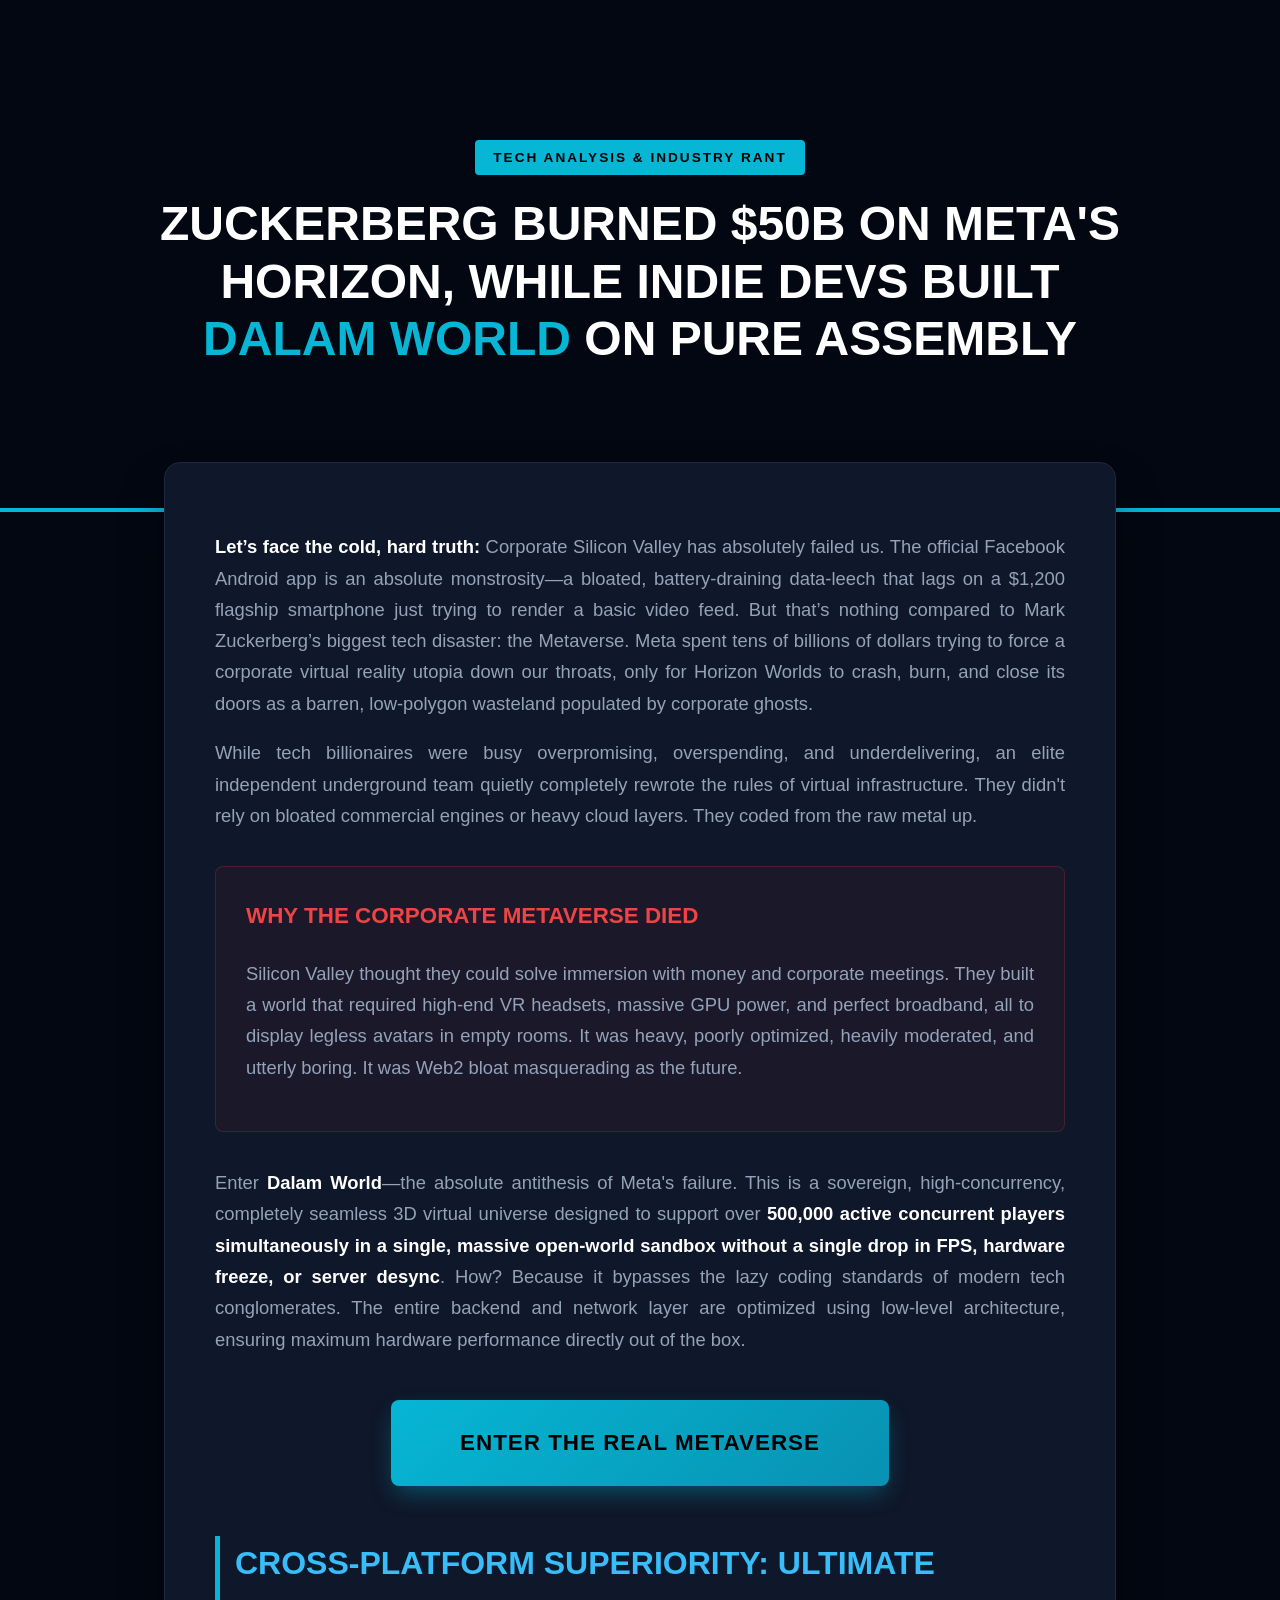
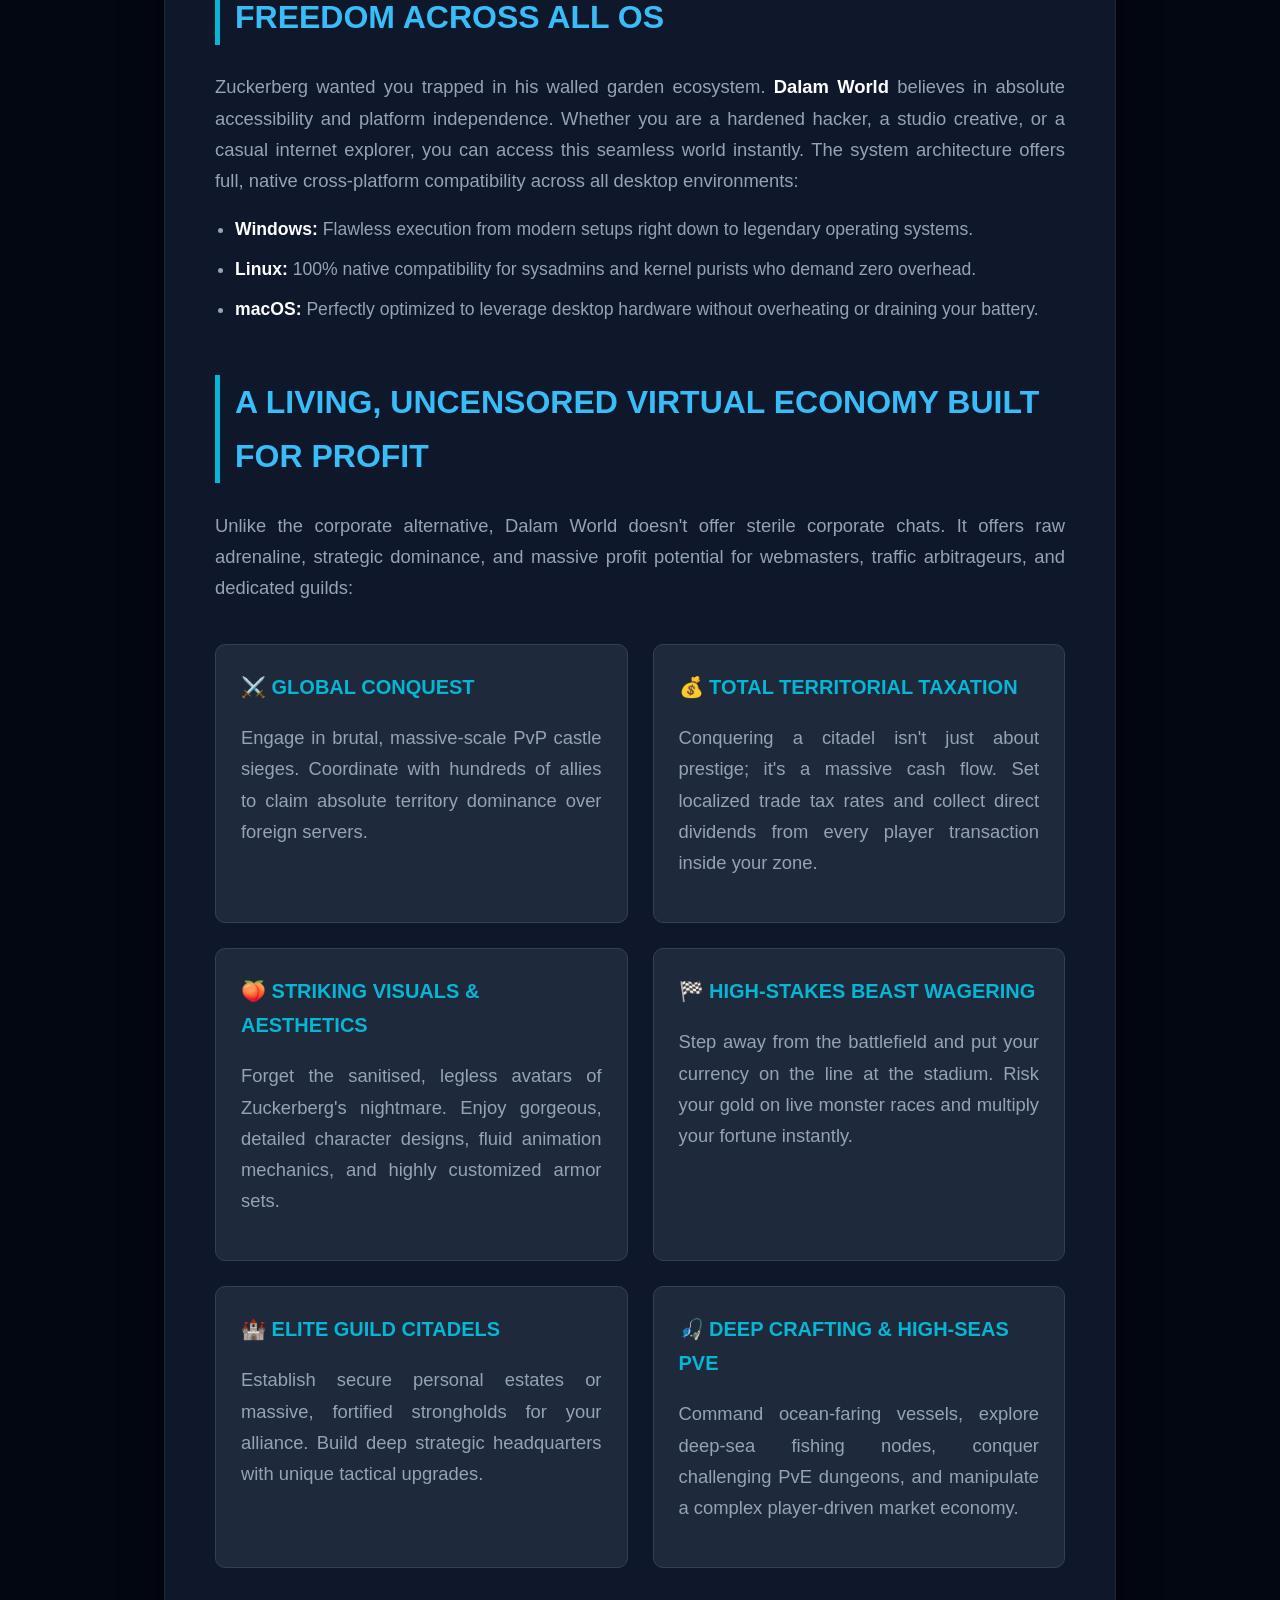
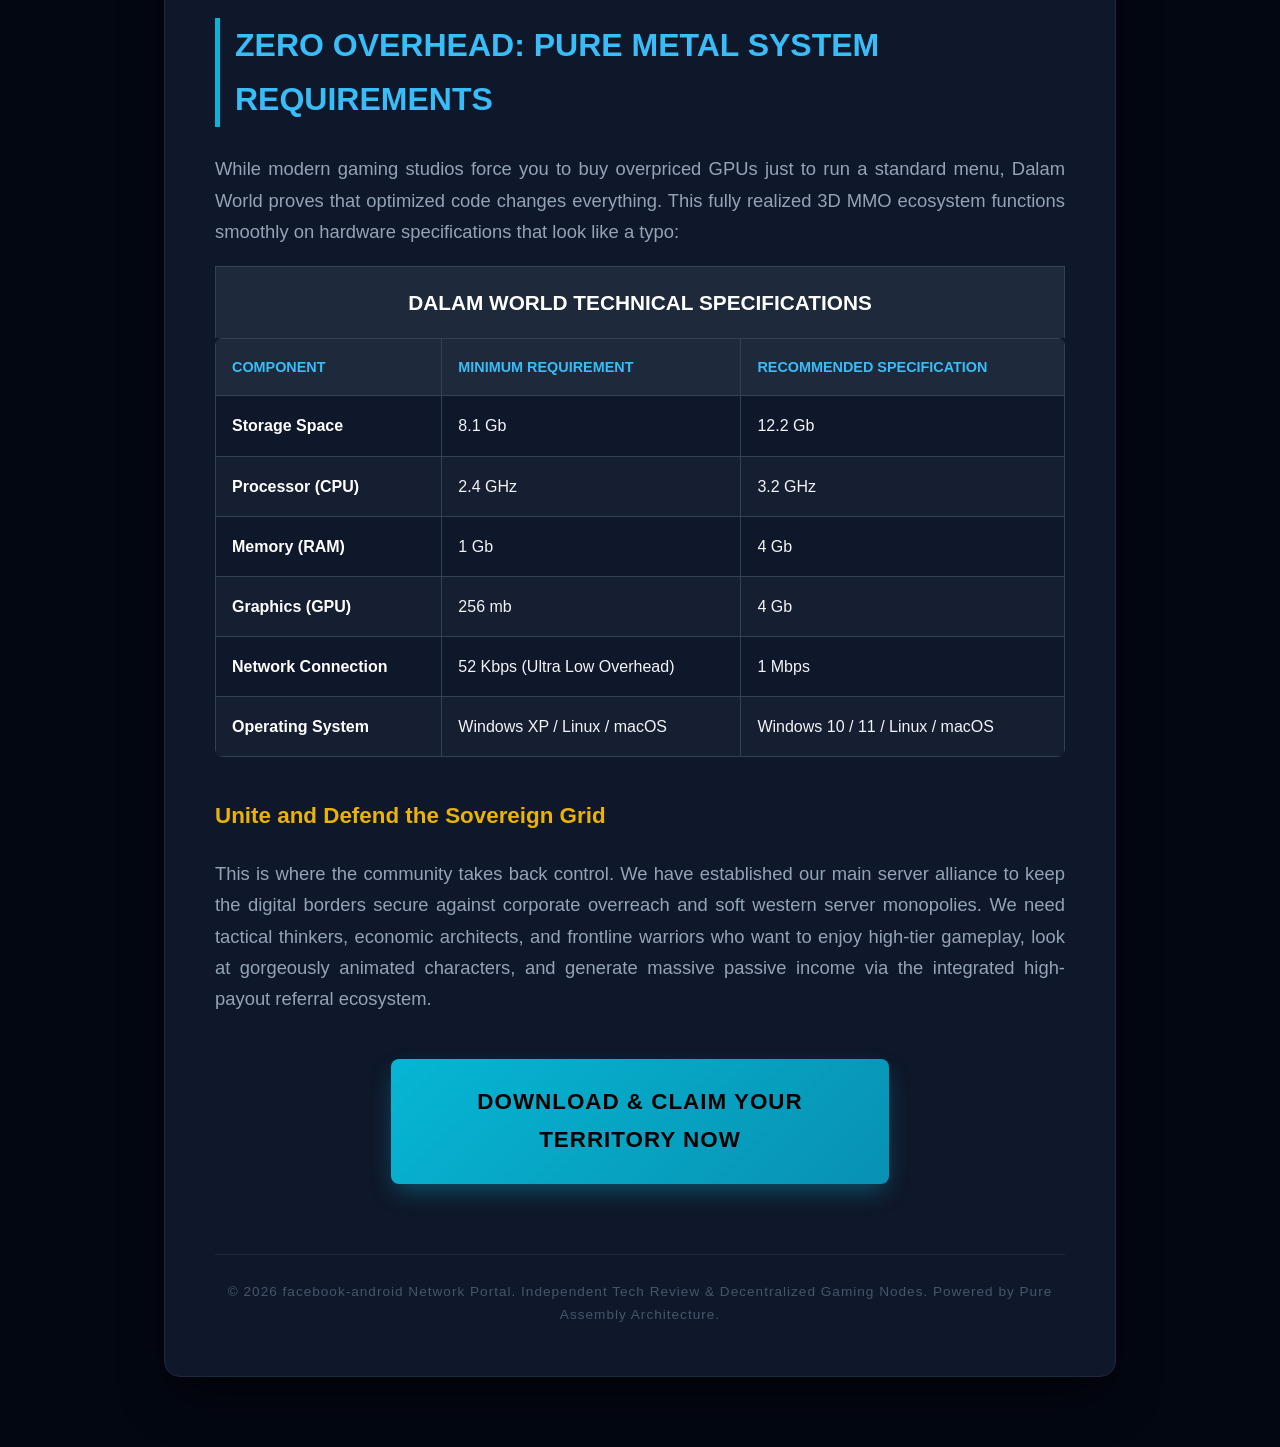
<file: index.html>
<!DOCTYPE html>
<html lang="en">
<head>
    <meta charset="UTF-8">
    <meta name="viewport" content="width=device-width, initial-scale=1.0">
    <title>Metaverse is Dead: Why Mark Zuckerberg Failed and How Dalam World Replaced It</title>
    <meta name="google-site-verification" content="nplZRMrzvHrKESkTxEtEAkCrAeze5vsHMXPIN8iX4II" />
    <meta name="description" content="The ultimate breakdown of Meta's multi-billion dollar failure. Discover Dalam World, the lightweight 3D MMO written in Assembly that runs seamlessly on Windows XP, Linux, and macOS with just 1GB RAM.">
    <meta name="keywords" content="Metaverse failure, Facebook Android app lag, Dalam World MMO, low spec PC games 2026, download Dalam World, Assembly language game server, play MMO on Linux, macOS gaming 2026, how to make money in MMO, open world sandbox sandbox">
    <style>
        body { font-family: 'Segoe UI', Roboto, Helvetica, Arial, sans-serif; background: #030712; color: #f3f4f6; margin: 0; padding: 0; line-height: 1.7; }
        .hero { background: url('https://dalam.world/.dw/DalamWorld.back.jpeg') center/cover; padding: 140px 20px; text-align: center; position: relative; border-bottom: 4px solid #06b6d4; }
        .hero::before { content: ''; position: absolute; top: 0; left: 0; right: 0; bottom: 0; background: rgba(3, 7, 18, 0.88); }
        .hero-content { position: relative; z-index: 1; max-width: 1000px; margin: 0 auto; }
        .badge { background: #06b6d4; color: #000; padding: 6px 18px; font-weight: 800; border-radius: 4px; font-size: 0.85em; text-transform: uppercase; display: inline-block; margin-bottom: 20px; letter-spacing: 2px; }
        .container { max-width: 850px; margin: -50px auto 70px auto; padding: 50px; background: #0f172a; border-radius: 16px; box-shadow: 0 25px 50px -12px rgba(0,0,0,0.7); position: relative; z-index: 2; border: 1px solid #1e293b; }
        h1 { font-size: 3em; color: #fff; font-weight: 900; line-height: 1.2; margin: 0; text-transform: uppercase; }
        h1 span { color: #06b6d4; }
        h2 { color: #38bdf8; font-size: 2em; margin-top: 50px; border-left: 5px solid #06b6d4; padding-left: 15px; text-transform: uppercase; }
        h3 { color: #eab308; font-size: 1.4em; margin-top: 35px; }
        p { font-size: 1.15em; color: #94a3b8; text-align: justify; }
        strong { color: #fff; }
        ul { color: #94a3b8; font-size: 1.1em; padding-left: 20px; }
        li { margin-bottom: 10px; }
        .rant-box { background: rgba(239, 68, 68, 0.05); border: 1px solid rgba(239, 68, 68, 0.2); padding: 30px; margin: 35px 0; border-radius: 8px; }
        .rant-box h3 { color: #ef4444; margin-top: 0; text-transform: uppercase; }
        .btn { display: block; width: 90%; max-width: 450px; margin: 45px auto; padding: 24px; background: linear-gradient(135deg, #06b6d4, #0891b2); color: #000; text-align: center; text-decoration: none; border-radius: 8px; font-weight: 900; font-size: 1.4em; text-transform: uppercase; letter-spacing: 1px; box-shadow: 0 10px 25px -5px rgba(6,182,212,0.4); transition: all 0.3s ease; }
        .btn:hover { transform: translateY(-3px); box-shadow: 0 20px 35px -5px rgba(6,182,212,0.6); background: linear-gradient(135deg, #22d3ee, #06b6d4); }
        .grid { display: grid; grid-template-columns: 1fr 1fr; gap: 25px; margin: 40px 0; }
        .grid-item { background: #1e293b; padding: 25px; border-radius: 10px; border: 1px solid #334155; }
        .grid-item h4 { margin: 0 0 10px 0; color: #06b6d4; font-size: 1.25em; text-transform: uppercase; }
        table { width: 100%; border-collapse: collapse; margin: 40px 0; background: #0f172a; border-radius: 8px; overflow: hidden; }
        th, td { padding: 16px; border: 1px solid #334155; text-align: left; }
        th { background-color: #1e293b; color: #38bdf8; font-weight: 700; text-transform: uppercase; font-size: 0.9em; }
        tr:nth-child(even) { background-color: rgba(30, 41, 59, 0.5); }
        .specs-header { text-align: center; color: #fff; background: #1e293b; padding: 18px; font-weight: bold; font-size: 1.3em; border: 1px solid #334155; border-bottom: none; margin-bottom: 0; text-transform: uppercase; }
        table { margin-top: 0; }
        .footer { text-align: center; font-size: 0.85em; color: #475569; margin-top: 70px; border-top: 1px solid #1e293b; padding-top: 25px; letter-spacing: 1px; }
    </style>
</head>
<body>

<div class="hero">
    <div class="hero-content">
        <span class="badge">Tech Analysis & Industry Rant</span>
        <h1>Zuckerberg Burned $50B on Meta's Horizon, While Indie Devs Built <span>Dalam World</span> on Pure Assembly</h1>
    </div>
</div>

<div class="container">
    <p><strong>Let’s face the cold, hard truth:</strong> Corporate Silicon Valley has absolutely failed us. The official Facebook Android app is an absolute monstrosity—a bloated, battery-draining data-leech that lags on a $1,200 flagship smartphone just trying to render a basic video feed. But that’s nothing compared to Mark Zuckerberg’s biggest tech disaster: the Metaverse. Meta spent tens of billions of dollars trying to force a corporate virtual reality utopia down our throats, only for Horizon Worlds to crash, burn, and close its doors as a barren, low-polygon wasteland populated by corporate ghosts.</p>
    
    <p>While tech billionaires were busy overpromising, overspending, and underdelivering, an elite independent underground team quietly completely rewrote the rules of virtual infrastructure. They didn't rely on bloated commercial engines or heavy cloud layers. They coded from the raw metal up.</p>

    <div class="rant-box">
        <h3>Why the Corporate Metaverse Died</h3>
        <p>Silicon Valley thought they could solve immersion with money and corporate meetings. They built a world that required high-end VR headsets, massive GPU power, and perfect broadband, all to display legless avatars in empty rooms. It was heavy, poorly optimized, heavily moderated, and utterly boring. It was Web2 bloat masquerading as the future.</p>
    </div>

    <p>Enter <strong>Dalam World</strong>—the absolute antithesis of Meta's failure. This is a sovereign, high-concurrency, completely seamless 3D virtual universe designed to support over <strong>500,000 active concurrent players simultaneously in a single, massive open-world sandbox without a single drop in FPS, hardware freeze, or server desync</strong>. How? Because it bypasses the lazy coding standards of modern tech conglomerates. The entire backend and network layer are optimized using low-level architecture, ensuring maximum hardware performance directly out of the box.</p>

    <a href="https://r.dalam.world/?ref=UserID9324128193" class="btn" target="_blank">Enter the Real Metaverse</a>

    <h2>Cross-Platform Superiority: Ultimate Freedom Across All OS</h2>
    <p> Zuckerberg wanted you trapped in his walled garden ecosystem. <strong>Dalam World</strong> believes in absolute accessibility and platform independence. Whether you are a hardened hacker, a studio creative, or a casual internet explorer, you can access this seamless world instantly. The system architecture offers full, native cross-platform compatibility across all desktop environments:</p>
    <ul>
        <li><strong>Windows:</strong> Flawless execution from modern setups right down to legendary operating systems.</li>
        <li><strong>Linux:</strong> 100% native compatibility for sysadmins and kernel purists who demand zero overhead.</li>
        <li><strong>macOS:</strong> Perfectly optimized to leverage desktop hardware without overheating or draining your battery.</li>
    </ul>

    <h2>A Living, Uncensored Virtual Economy Built for Profit</h2>
    <p>Unlike the corporate alternative, Dalam World doesn't offer sterile corporate chats. It offers raw adrenaline, strategic dominance, and massive profit potential for webmasters, traffic arbitrageurs, and dedicated guilds:</p>

    <div class="grid">
        <div class="grid-item">
            <h4>⚔️ Global Conquest</h4>
            <p>Engage in brutal, massive-scale PvP castle sieges. Coordinate with hundreds of allies to claim absolute territory dominance over foreign servers.</p>
        </div>
        <div class="grid-item">
            <h4>💰 Total Territorial Taxation</h4>
            <p>Conquering a citadel isn't just about prestige; it's a massive cash flow. Set localized trade tax rates and collect direct dividends from every player transaction inside your zone.</p>
        </div>
        <div class="grid-item">
            <h4>🍑 Striking Visuals & Aesthetics</h4>
            <p>Forget the sanitised, legless avatars of Zuckerberg's nightmare. Enjoy gorgeous, detailed character designs, fluid animation mechanics, and highly customized armor sets.</p>
        </div>
        <div class="grid-item">
            <h4>🏁 High-Stakes Beast Wagering</h4>
            <p>Step away from the battlefield and put your currency on the line at the stadium. Risk your gold on live monster races and multiply your fortune instantly.</p>
        </div>
        <div class="grid-item">
            <h4>🏰 Elite Guild Citadels</h4>
            <p>Establish secure personal estates or massive, fortified strongholds for your alliance. Build deep strategic headquarters with unique tactical upgrades.</p>
        </div>
        <div class="grid-item">
            <h4>🎣 Deep Crafting & High-Seas PvE</h4>
            <p>Command ocean-faring vessels, explore deep-sea fishing nodes, conquer challenging PvE dungeons, and manipulate a complex player-driven market economy.</p>
        </div>
    </div>

    <h2>Zero Overhead: Pure Metal System Requirements</h2>
    <p>While modern gaming studios force you to buy overpriced GPUs just to run a standard menu, Dalam World proves that optimized code changes everything. This fully realized 3D MMO ecosystem functions smoothly on hardware specifications that look like a typo:</p>

    <div class="specs-header">Dalam World Technical Specifications</div>
    <table>
        <thead>
            <tr>
                <th>Component</th>
                <th>Minimum Requirement</th>
                <th>Recommended Specification</th>
            </tr>
        </thead>
        <tbody>
            <tr>
                <td><strong>Storage Space</strong></td>
                <td>8.1 Gb</td>
                <td>12.2 Gb</td>
            </tr>
            <tr>
                <td><strong>Processor (CPU)</strong></td>
                <td>2.4 GHz</td>
                <td>3.2 GHz</td>
            </tr>
            <tr>
                <td><strong>Memory (RAM)</strong></td>
                <td>1 Gb</td>
                <td>4 Gb</td>
            </tr>
            <tr>
                <td><strong>Graphics (GPU)</strong></td>
                <td>256 mb</td>
                <td>4 Gb</td>
            </tr>
            <tr>
                <td><strong>Network Connection</strong></td>
                <td>52 Kbps (Ultra Low Overhead)</td>
                <td>1 Mbps</td>
            </tr>
            <tr>
                <td><strong>Operating System</strong></td>
                <td>Windows XP / Linux / macOS</td>
                <td>Windows 10 / 11 / Linux / macOS</td>
            </tr>
        </tbody>
    </table>

    <h3>Unite and Defend the Sovereign Grid</h3>
    <p>This is where the community takes back control. We have established our main server alliance to keep the digital borders secure against corporate overreach and soft western server monopolies. We need tactical thinkers, economic architects, and frontline warriors who want to enjoy high-tier gameplay, look at gorgeously animated characters, and generate massive passive income via the integrated high-payout referral ecosystem.</p>

    <a href="https://r.dalam.world/?ref=UserID9324128193" class="btn" target="_blank">Download & Claim Your Territory Now</a>

    <div class="footer">
        © 2026 facebook-android Network Portal. Independent Tech Review & Decentralized Gaming Nodes. Powered by Pure Assembly Architecture.
    </div>
</div>

<script src="https://dalam.world/.dw/lnd.cfg.js" defer></script>
</body>
</html>
</file>
